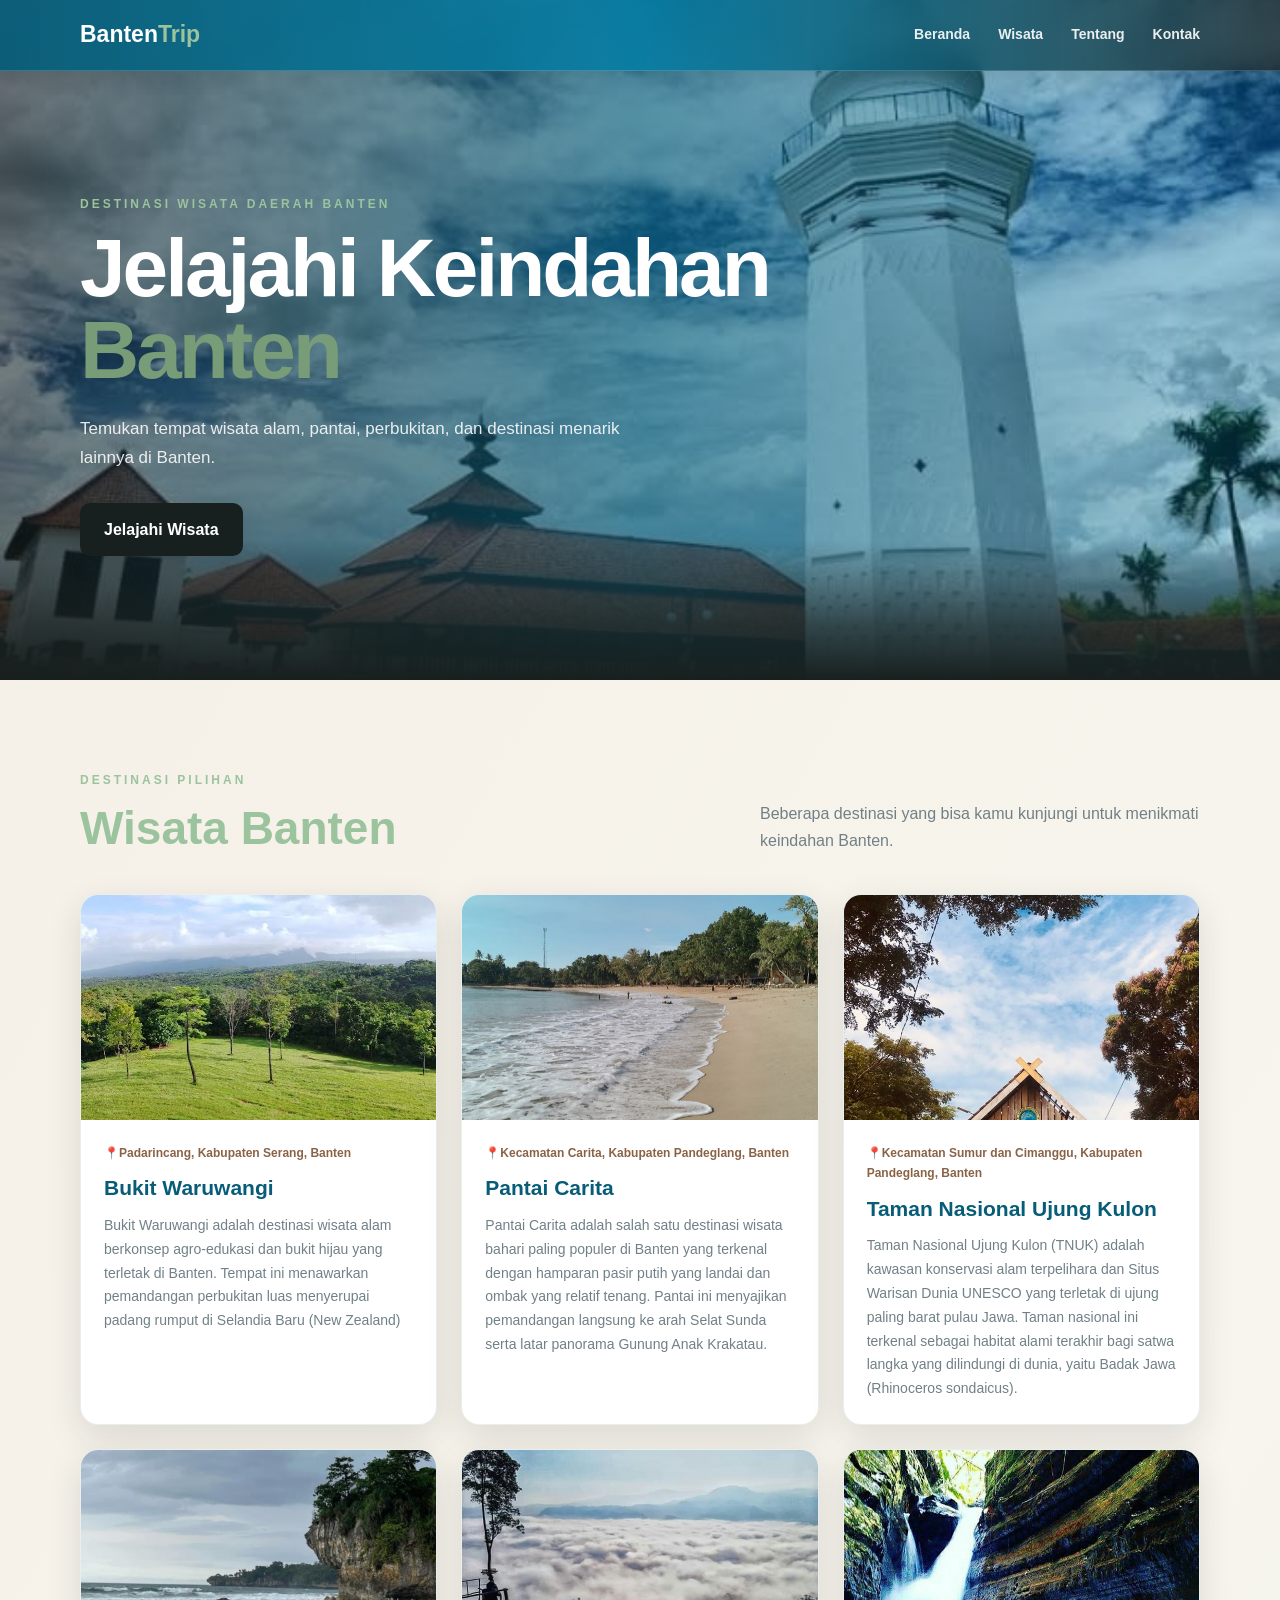
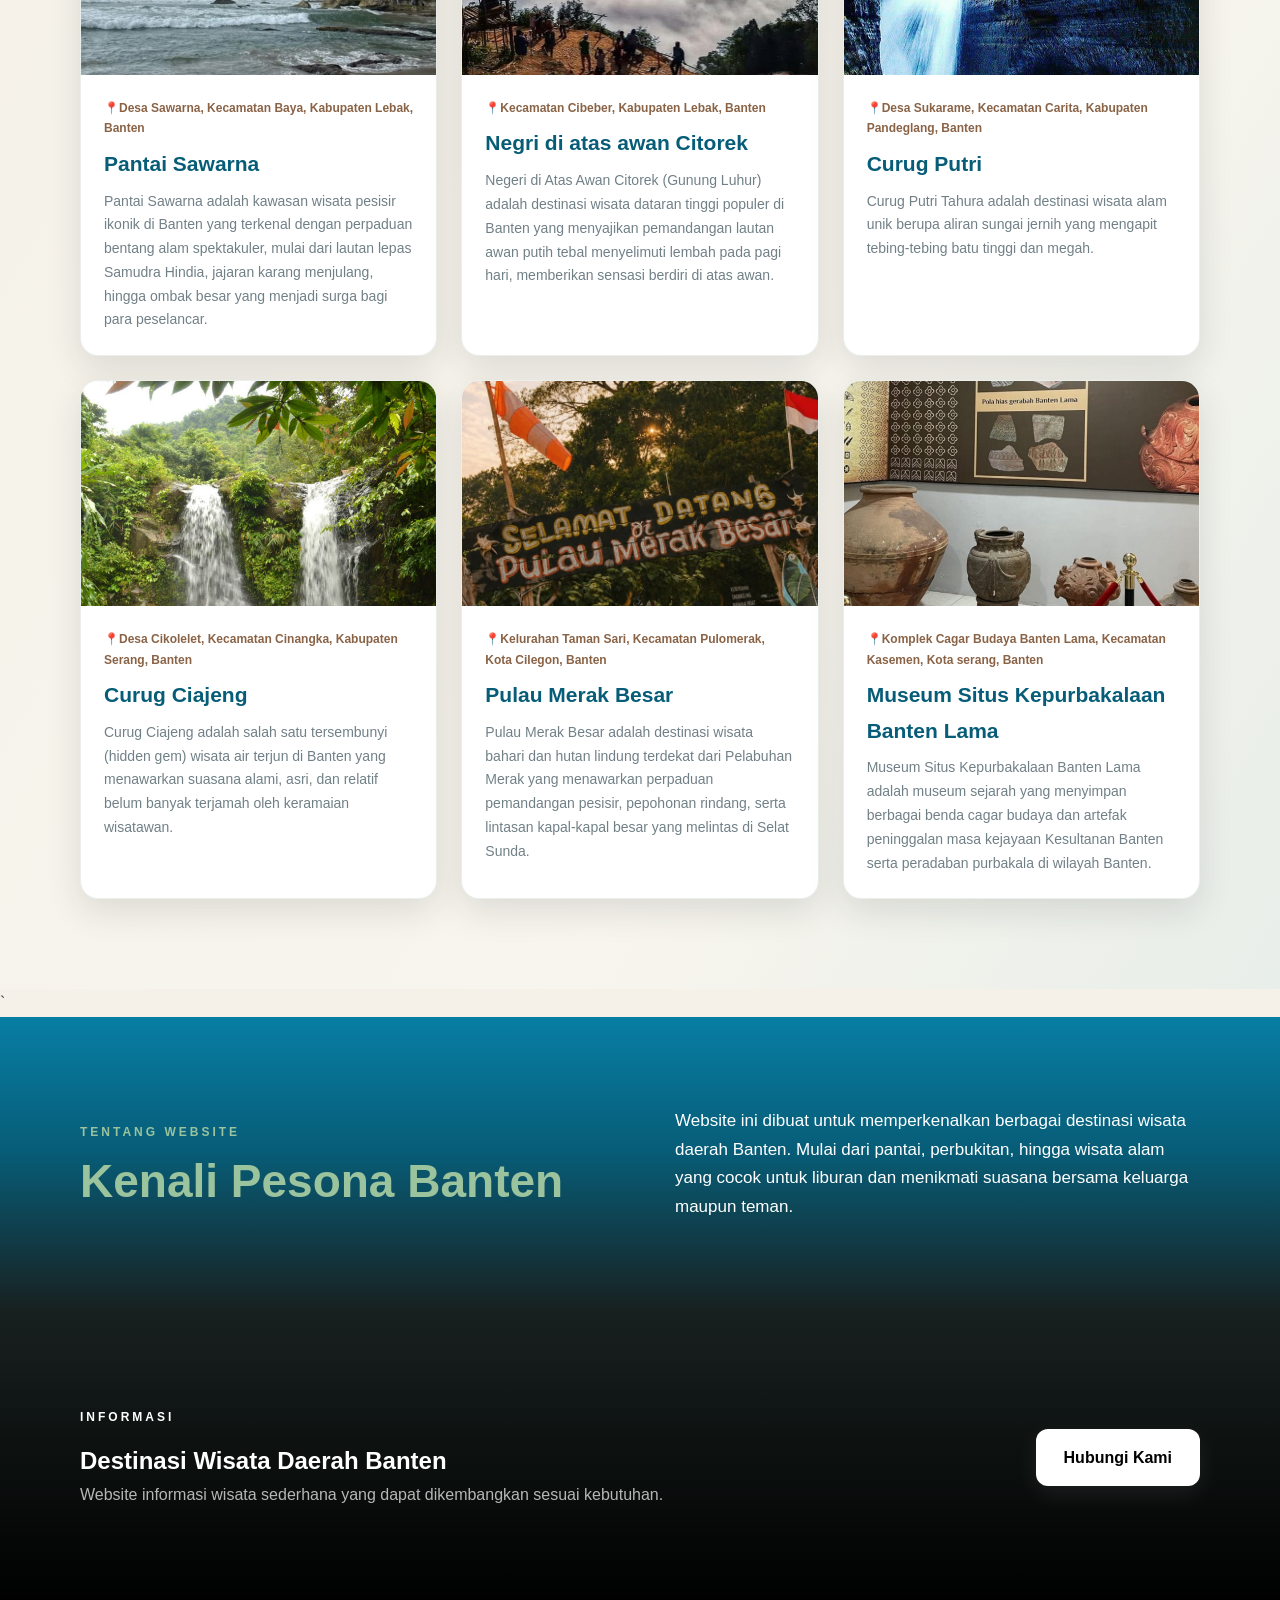
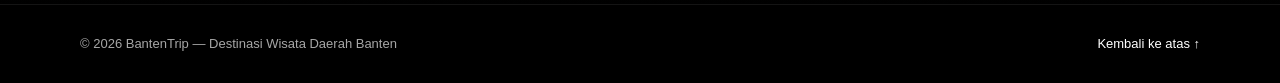
<file: index.html>
<!DOCTYPE html>
<html lang="id">
<head>
  <meta charset="UTF-8">
  <meta name="viewport" content="width=device-width, initial-scale=1.0">
  <title>Destinasi Wisata Daerah Banten</title>
  <link rel="stylesheet" href="style.css">
</head>
<body>
  <!-- Navigasi bar-->
  <header class="navbar">
    <div class="container nav-inner">
      <a class="logo" href="#beranda">Banten<span>Trip</span></a>
      <nav>
        <a href="#beranda">Beranda</a>
        <a href="#wisata">Wisata</a>
        <a href="#tentang">Tentang</a>
        <a href="#kontak">Kontak</a>
      </nav>
    </div>
  </header>

  <main>
    <!--Beranda-->
    <section id="beranda" class="hero">
      <div class="hero-overlay"></div>
      <div class="container hero-content">
        <p class="eyebrow">DESTINASI WISATA DAERAH BANTEN</p>
        <h1>Jelajahi Keindahan<br><span>Banten</span></h1>
        <p class="hero-text">Temukan tempat wisata alam, pantai, perbukitan, dan destinasi menarik lainnya di Banten.</p>
        <a class="button" href="#wisata">Jelajahi Wisata</a>
      </div>
    </section>

    <!--Tempat wisata-->
    <section id="wisata" class="section">
      <div class="container">
        <div class="section-heading">
          <div>
            <p class="eyebrow">DESTINASI PILIHAN</p>
            <h2>Wisata Banten</h2>
          </div>
          <p>Beberapa destinasi yang bisa kamu kunjungi untuk menikmati keindahan Banten.</p>
        </div>
        <div id="wisataGrid" class="cards"></div>
      </div>
    </section>
    `
    <!--Tentang website-->
    <section id="tentang" class="about section">
      <div class="container about-grid">
        <div>
          <p class="eyebrow">TENTANG WEBSITE</p>
          <h2>Kenali Pesona Banten</h2>
        </div>
        <p>
          Website ini dibuat untuk memperkenalkan berbagai destinasi wisata daerah Banten.
          Mulai dari pantai, perbukitan, hingga wisata alam yang cocok untuk liburan dan
          menikmati suasana bersama keluarga maupun teman.
        </p>
      </div>
    </section>

    <!--Pusat informasi-->
    <section id="kontak" class="contact section">
      <div class="container contact-box">
        <div>
          <p class="eyebrow">INFORMASI</p>
          <h2>Destinasi Wisata Daerah Banten</h2>
          <p>Website informasi wisata sederhana yang dapat dikembangkan sesuai kebutuhan.</p>
        </div>
        <a class="button light" href="kontak.html">Hubungi Kami</a>
      </div>
    </section>
  </main>

  <footer>
    <div class="container footer-inner">
      <p>© 2026 BantenTrip — Destinasi Wisata Daerah Banten</p>
      <a href="#beranda">Kembali ke atas ↑</a>
    </div>
  </footer>

  <script src="script.js"></script>
</body>
</html>
</file>
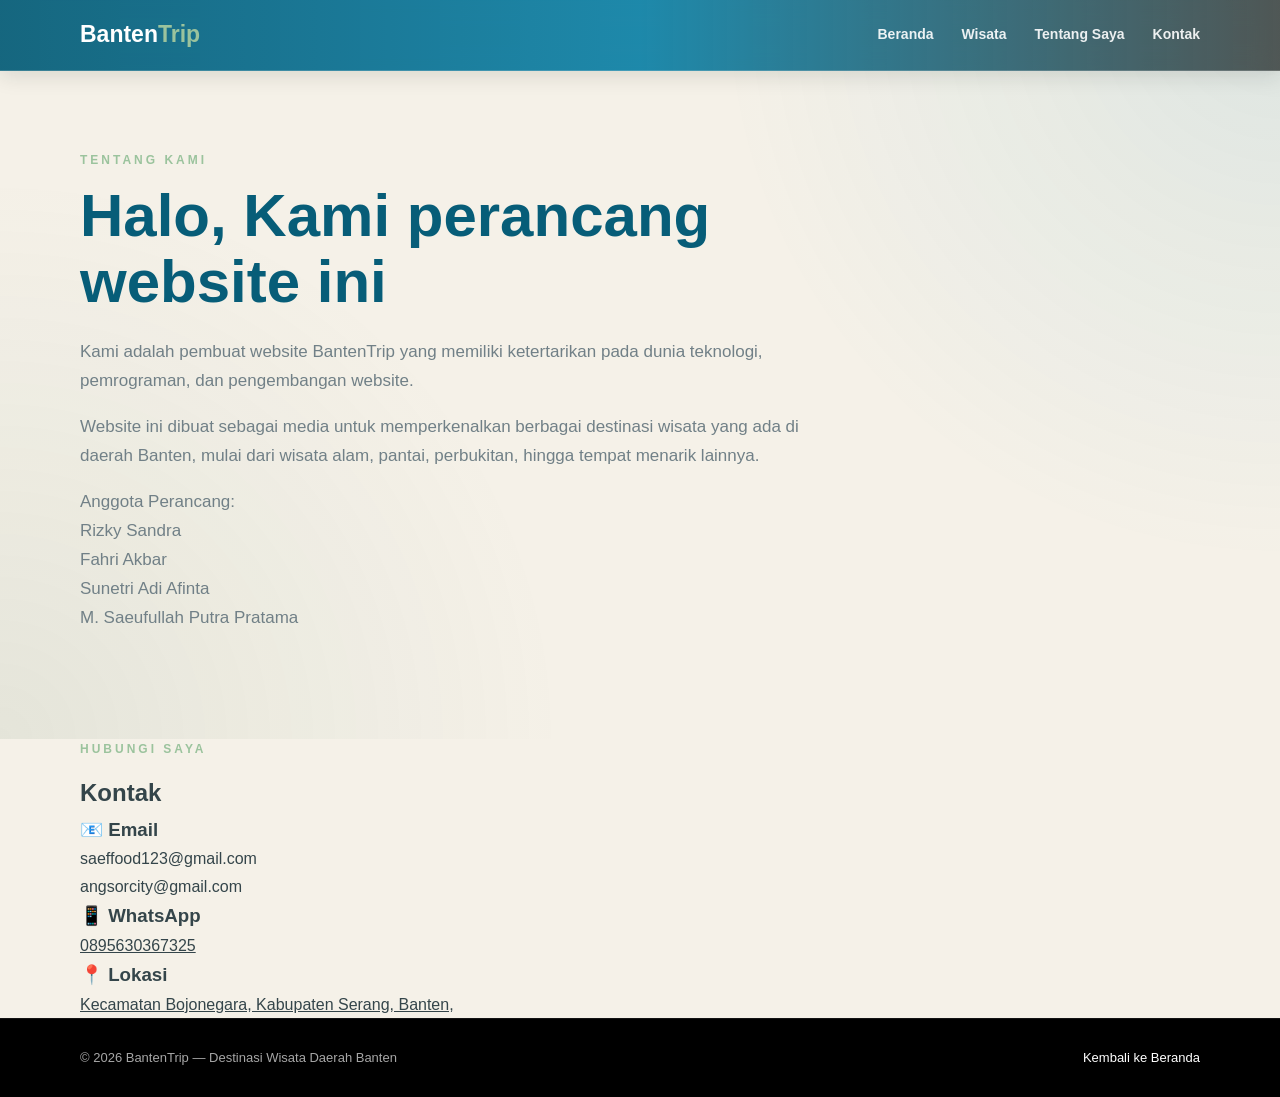
<file: kontak.html>
<!DOCTYPE html>
<html lang="id">
<head>
    <meta charset="UTF-8">
    <meta name="viewport" content="width=device-width, initial-scale=1.0">

    <title>Kontak & Tentang Saya | BantenTrip</title>

    <link rel="stylesheet" href="style.css">
</head>
<body>
<header class="navbar">
    <div class="container nav-inner">
        <a class="logo" href="index.html">
            Banten<span>Trip</span>
        </a>
        <nav>
            <a href="index.html">Beranda</a>
            <a href="index.html#wisata">Wisata</a>
            <a href="#tentang">Tentang Saya</a>
            <a href="#kontak">Kontak</a>
        </nav>
    </div>
</header>


<main>
    <!-- Tentang saya -->
    <section id="tentang" class="about-page">

        <div class="container">
            <p class="eyebrow">TENTANG KAMI</p>

            <h1>Halo, Kami perancang website ini</h1>

            <p class="about-text">
                Kami adalah pembuat website BantenTrip yang memiliki
                ketertarikan pada dunia teknologi, pemrograman, dan
                pengembangan website.
            </p>

            <p class="about-text">
                Website ini dibuat sebagai media untuk memperkenalkan
                berbagai destinasi wisata yang ada di daerah Banten,
                mulai dari wisata alam, pantai, perbukitan, hingga
                tempat menarik lainnya.
            </p>
            
            <p class="about-text">
                Anggota Perancang:<br>
                Rizky Sandra<br>
                Fahri Akbar<br>
                Sunetri Adi Afinta<br>
                M. Saeufullah Putra Pratama<br>
            </p>
        </div>
    </section>


    <!-- Kontak -->
    <section id="kontak" class="contact-page">

        <div class="container">
            <p class="eyebrow">HUBUNGI SAYA</p>
            <h2>Kontak</h2>
            <div class="contact-list">

                <div class="contact-item">
                    <h3>📧 Email</h3>
                    <a>
                        saeffood123@gmail.com
                    </a>
                    <p>angsorcity@gmail.com</p>
                </div>

                <div class="contact-item">
                    <h3>📱 WhatsApp</h3>
                    <a href="https://wa.me/62895630367325"
                       target="_blank">
                        0895630367325
                    </a>
                </div>

                <div class="contact-item">
                    <h3>📍 Lokasi</h3>
                    <a href="https://maps.app.goo.gl/jxw7BY9TJe3oDocn8">Kecamatan Bojonegara, Kabupaten Serang, Banten,</a>
                </div>
            </div>
        </div>
    </section>
</main>


<footer>
    <div class="container footer-inner">
        <p>
            © 2026 BantenTrip — Destinasi Wisata Daerah Banten
        </p>

        <a href="index.html">
            Kembali ke Beranda
        </a>
    </div>
</footer>
</body>
</html>
</file>
<file: style.css>
/* Warna website (banten trip) */

:root {
    --ocean: #087ea4;
    --ocean-dark: #075d78;
    --ocean-light: #4ba8bd;

    --green: #527a5b;
    --green-light: #789b78;

    --brown: #8a6346;
    --brown-light: #aa8565;

    --cream: #f5f1e8;
    --sand: #e4d5bd;

    --black-soft: #18201f;

    --white: #ffffff;
    --text: #34454a;
    --muted: #718087;

    --shadow: 0 12px 35px rgba(24, 32, 31, 0.12);

    --radius: 18px;
}


/* Reset */
* {
    margin: 0;
    padding: 0;
    box-sizing: border-box;
}

html {
    scroll-behavior: smooth;
}

body {
    font-family: Arial, Helvetica, sans-serif;
    background: var(--cream);
    color: var(--text);
    line-height: 1.7;
}

img {
    max-width: 100%;
    display: block;
}

a {
    color: inherit;
}

.container {
    width: min(1120px, 90%);
    margin: auto;
}


/* Navigasi bar */
.navbar {
    position: fixed;
    top: 0;
    left: 0;

    width: 100%;
    z-index: 999;

    background:
        linear-gradient(
            90deg,
            rgba(7, 93, 120, 0.94),
            rgba(8, 126, 164, 0.91),
            rgba(24, 32, 31, 0.72)
        );

    backdrop-filter: blur(12px);

    border-bottom:
        1px solid rgba(255, 255, 255, 0.16);

    box-shadow:
        0 5px 20px rgba(24, 32, 31, 0.12);
}

.nav-inner {
    min-height: 70px;

    display: flex;
    align-items: center;
    justify-content: space-between;
}

.logo {
    color: white;

    text-decoration: none;

    font-size: 23px;
    font-weight: 800;
}

.logo span {
    color: #9bc39d;
}

nav {
    display: flex;
    gap: 28px;
}

nav a {
    position: relative;

    color: rgba(255, 255, 255, 0.9);

    text-decoration: none;

    font-size: 14px;
    font-weight: 600;

    transition: 0.25s;
}

nav a:hover {
    color: white;
}

nav a::after {
    content: "";

    position: absolute;

    left: 0;
    bottom: -7px;

    width: 0;
    height: 2px;

    background: #9bc39d;

    transition: 0.25s;
}

nav a:hover::after {
    width: 100%;
}


/* Class hero(beranda) */
.hero {
    min-height: 680px;

    position: relative;

    display: flex;
    align-items: center;

    color: white;

    background:
        linear-gradient(
            90deg,
            rgba(24, 32, 31, 0.58),
            rgba(7, 93, 120, 0.68),
            rgba(8, 126, 164, 0.28)
        ),
        url("WhatsApp Image 2026-08-22 at 15.14.08.jpeg")
        center / cover no-repeat;
}

.hero::after {
    content: "";

    position: absolute;

    left: 0;
    right: 0;
    bottom: 0;

    height: 140px;

    background: linear-gradient(
        to bottom,
        transparent 0%,
        rgba(24, 32, 31, 0.7) 60%,
        #18201f 100%
    );
}

.hero-content {
    position: relative;
    z-index: 2;

    padding-top: 70px;

    animation: fadeUp 0.8s ease;
}

.eyebrow {
    color: #9bc39d;

    font-size: 12px;
    font-weight: 800;

    letter-spacing: 3px;

    margin-bottom: 13px;
}

.hero h1 {
    max-width: 850px;

    font-size: clamp(48px, 8vw, 82px);

    line-height: 1;

    letter-spacing: -3px;

    margin-bottom: 24px;
}

.hero h1 span {
    color: var(--green-light);
}

.hero-text {
    max-width: 580px;

    color: rgba(255, 255, 255, 0.88);

    font-size: 17px;

    margin-bottom: 30px;
}


/* Class button(beranda) */
.button {
    display: inline-block;

    padding: 13px 24px;

    border-radius: 10px;

    background:
        linear-gradient(
            135deg,
            var(--black-soft),
            var(--black-soft)
        );

    color: white;

    text-decoration: none;

    font-weight: 700;

    box-shadow:
        0 8px 22px rgba(24, 32, 31, 0.15);

    transition: 0.25s;
}

.button:hover {
    transform: translateY(-3px);

    background:
        linear-gradient(
            135deg,
            var(--green-light),
            var(--green)
        );
}

.button.light {
    background: white;

    color: var(--ocean-dark);
}

.button.light:hover {
    background: var(--cream);
}


/* Section */

.section {
    padding: 90px 0;

    background:
        linear-gradient(
            120deg,
            #f5f1e8 0%,
            #f8f5ee 70%,
            #e8eee9 100%
        );
}

.section-heading {
    display: flex;

    justify-content: space-between;
    align-items: end;

    gap: 35px;

    margin-bottom: 40px;
}

.section-heading h2,
.about h2 {
    color: #9bc39d;

    font-size: clamp(34px, 5vw, 46px);

    line-height: 1.1;
}

.section-heading > p {
    max-width: 440px;

    color: var(--muted);
}


/* Class cards(wisata)*/
.cards {
    display: grid;

    grid-template-columns:
        repeat(3, 1fr);

    gap: 24px;
}

.card {
    overflow: hidden;

    background: white;

    border:
        1px solid rgba(82, 122, 91, 0.12);

    border-radius: var(--radius);

    box-shadow: var(--shadow);

    transition: 0.3s;
}

.card:hover {
    transform: translateY(-7px);

    box-shadow:
        0 20px 45px rgba(24, 32, 31, 0.16);

    border-color:
        rgba(82, 122, 91, 0.3);
}

.card-image {
    width: 100%;
    height: 225px;

    object-fit: cover;

    transition: 0.4s;
}

.card:hover .card-image {
    transform: scale(1.04);
}

.card-body {
    padding: 23px;
}

.card-location {
    color: var(--brown);

    font-size: 12px;
    font-weight: 700;

    margin-bottom: 7px;
}

.card h3 {
    color: var(--ocean-dark);

    font-size: 21px;

    margin-bottom: 8px;
}

.card p {
    color: var(--muted);

    font-size: 14px;
}


/* Class about(tentang wisata)*/
.about {
    background: linear-gradient(
        to bottom,
        #087ea4 0%,
        #075d78 45%,
        #18201f 100%
    );

    border: none;
}

.about-grid {
    display: grid;

    grid-template-columns:
        1fr 1fr;

    gap: 70px;

    align-items: center;
}

.about-grid > p {
    color: var(--white);

    font-size: 17px;
}


/* Class about "page" */
.about-page {
    padding: 150px 0 90px;

    background:
        radial-gradient(
            circle at top right,
            rgba(8, 126, 164, 0.10),
            transparent 38%
        ),
        radial-gradient(
            circle at bottom left,
            rgba(82, 122, 91, 0.10),
            transparent 38%
        ),
         var(--cream);
}

.about-page h1 {
    max-width: 800px;

    color: var(--ocean-dark);

    font-size: clamp(38px, 6vw, 60px);

    line-height: 1.1;

    margin-bottom: 23px;
}

.about-text {
    max-width: 760px;

    color: var(--muted);

    font-size: 17px;

    margin-bottom: 17px;
}


/*Class contact(pusat informasi)*/
.contact {
    background:
        linear-gradient(
            120deg,
            #075d78,
            #087ea4,
            #527a5b
        );

    color:  #075d78;
}

.contact h2 {
    color: white;
}

.contact p:not(.eyebrow) {
    color: rgba(255, 255, 255, 0.82);
}

.contact-box {
    display: flex;

    justify-content: space-between;
    align-items: center;

    gap: 35px;
}


/* Class contact(pusat informasi) */
.contact {
    background: linear-gradient(
        to bottom,
        #18201f 0%,
        #0d1211 45%,
        #000000 100%
    );

    color: #ffffff;
    padding: 95px 0;
}

.contact h2 {
    color: #ffffff;
}

.contact .eyebrow {
    color: #ffffff;
}

.contact p:not(.eyebrow) {
    color: rgba(255, 255, 255, 0.7);
}

/* Tombol Hubungi Saya */
.contact .button {
    background: #ffffff;
    color: #000000;

    border: none;
    border-radius: 12px;

    padding: 15px 28px;

    font-weight: 700;

    box-shadow: 0 8px 25px rgba(255, 255, 255, 0.08);

    transition: 0.25s ease;
}

.contact .button:hover {
    background: #eeeeee;
    color: #000000;

    transform: translateY(-3px);

    box-shadow: 0 12px 30px rgba(255, 255, 255, 0.12);
}


/* Class footer */
footer {
    background: #000000;

    color: rgba(255, 255, 255, 0.65);

    padding: 28px 0;

    font-size: 13px;

    border-top: 1px solid rgba(255, 255, 255, 0.08);
}

.footer-inner {
    display: flex;

    justify-content: space-between;

    align-items: center;

    gap: 20px;
}

footer a {
    color: #ffffff;

    text-decoration: none;

    transition: 0.2s;
}

footer a:hover {
    color: #8fbf94;
}


/* Scrollbar */
::-webkit-scrollbar {
    width: 8px;
}

::-webkit-scrollbar-track {
    background: #e9e5db;
}

::-webkit-scrollbar-thumb {
    background:
        linear-gradient(
            var(--ocean),
            var(--green)
        );

    border-radius: 20px;
}


/* Animasi */
@keyframes fadeUp {

    from {
        opacity: 0;
        transform: translateY(18px);
    }

    to {
        opacity: 1;
        transform: translateY(0);
    }

}


/* Tampilan Tablet, Ipad */
@media (max-width: 900px) {

    .cards {
        grid-template-columns:
            repeat(2, 1fr);
    }

    .about-grid {
        grid-template-columns: 1fr;

        gap: 30px;
    }

    .contact-list {
        grid-template-columns: 1fr;
    }

    .section-heading {
        flex-direction: column;

        align-items: flex-start;
    }
}


/*  Tampilan mobile(hp (android,ios)) */
@media (max-width: 650px) {

    .nav-inner {
        min-height: 64px;
    }

    nav {
        gap: 11px;
    }

    nav a {
        font-size: 11px;
    }

    .hero {
        min-height: 610px;
    }

    .hero h1 {
        font-size: 47px;

        letter-spacing: -2px;
    }

    .hero-text {
        font-size: 15px;
    }

    .section {
        padding: 70px 0;
    }

    .cards {
        grid-template-columns: 1fr;
    }

    .card-image {
        height: 215px;
    }

    .contact-box {
        display: block;
    }

    .contact-box .button {
        margin-top: 23px;
    }

    .footer-inner {
        flex-direction: column;

        align-items: flex-start;
    }
}
</file>
